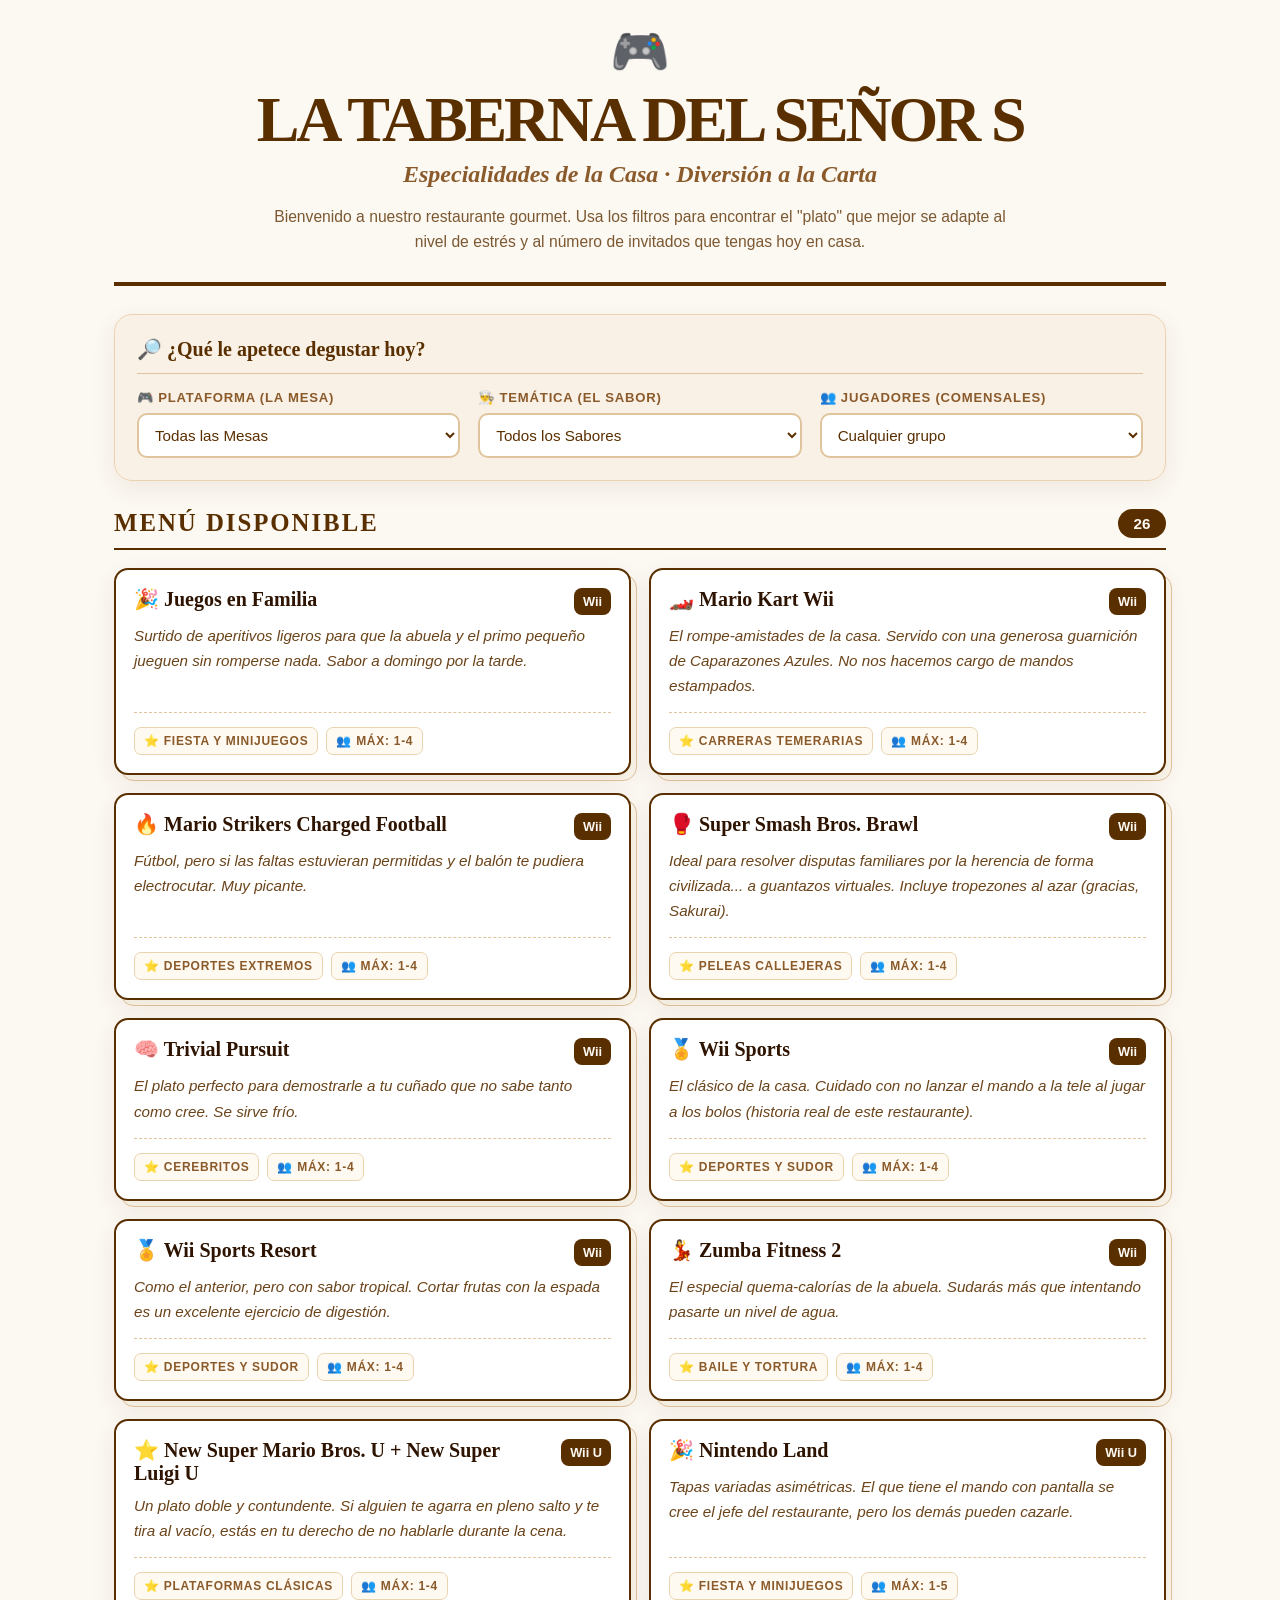
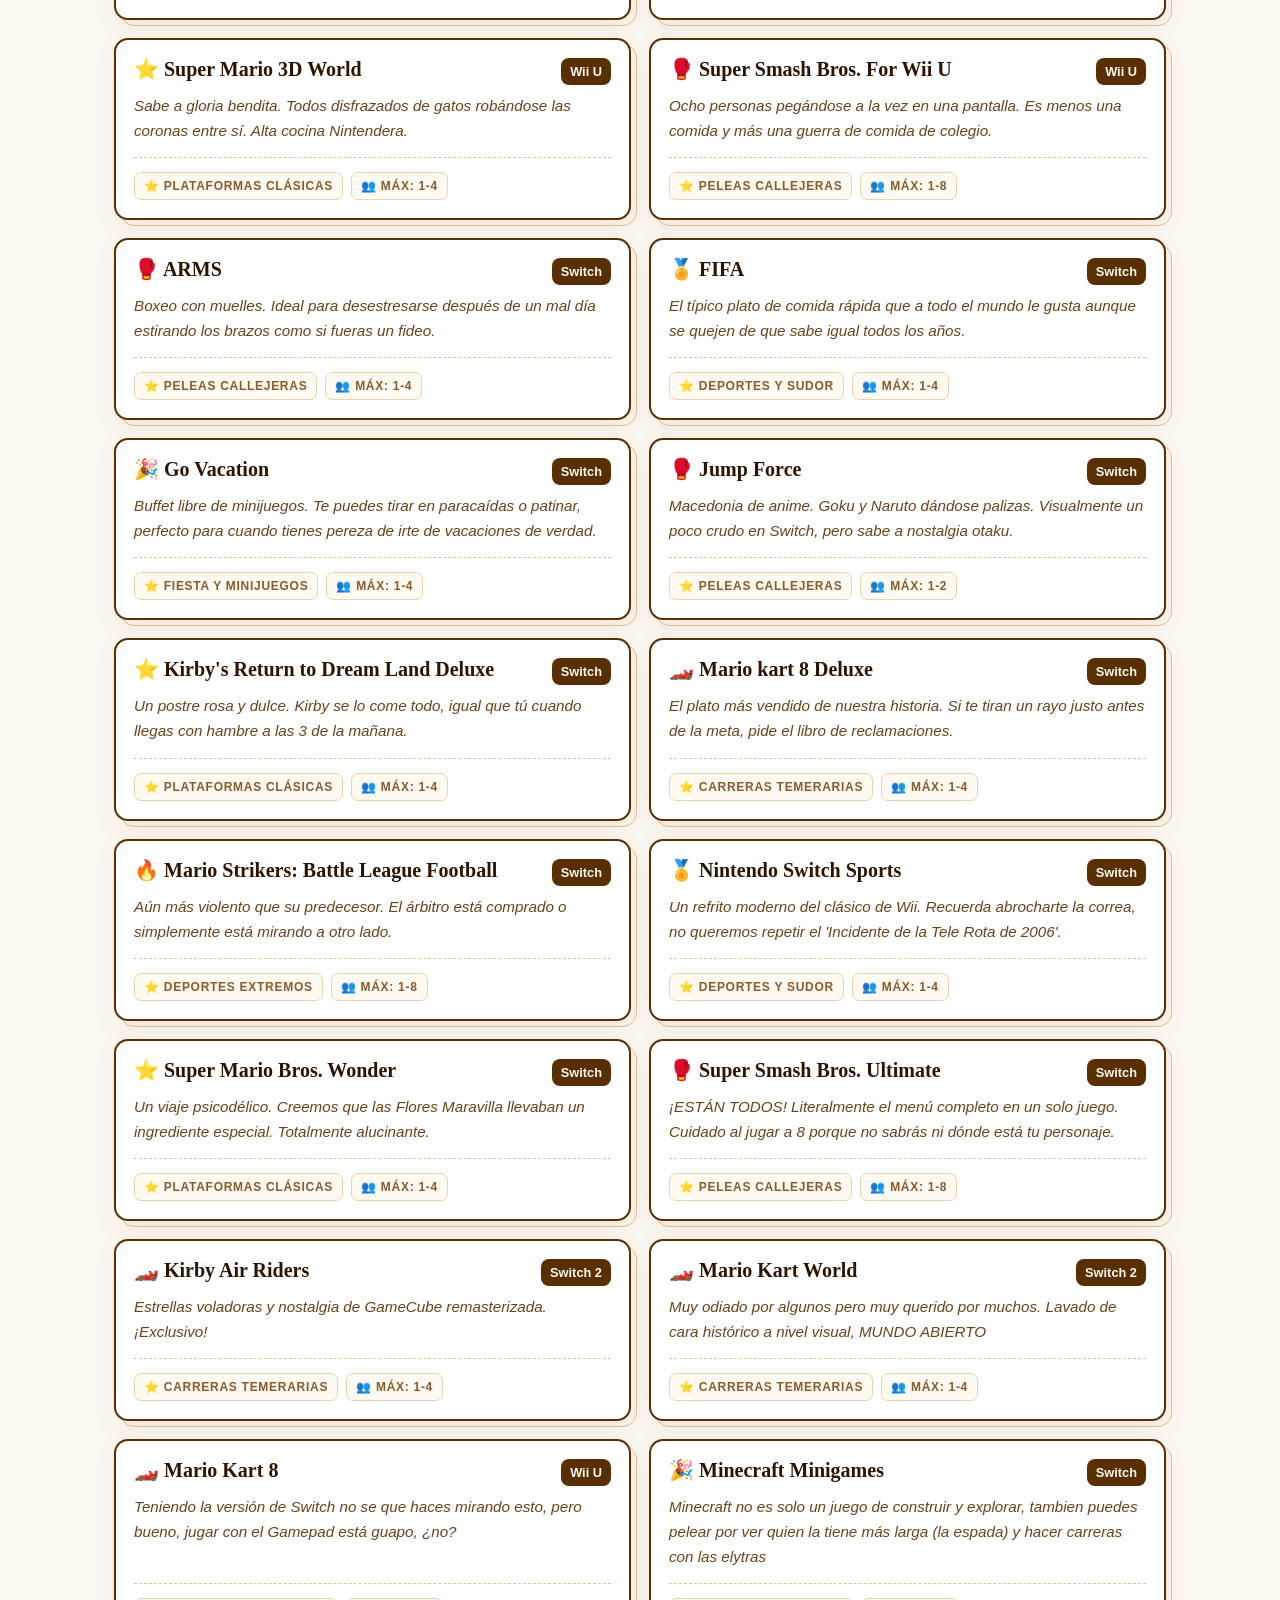
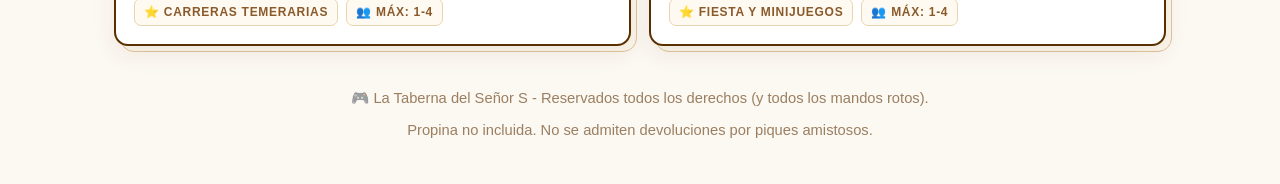
<file: index.html>
<!doctype html>
<html lang="es">
<head>
  <meta charset="UTF-8" />
  <meta name="viewport" content="width=device-width, initial-scale=1.0" />
  <title>La Taberna del Señor S</title>
  <style>
    :root {
      --bg: #fcf8f2;
      --panel: #fffaf2;
      --panel-soft: #f9efe0;
      --text: #5a2f00;
      --text-soft: #8a5a2b;
      --border: #5a2f00;
      --accent: #b7791f;
      --accent-2: #d69e2e;
      --card-shadow: 0 8px 24px rgba(90, 47, 0, 0.08);
      --radius: 18px;
    }

    * { box-sizing: border-box; }
    html, body { margin: 0; padding: 0; }
    body {
      min-height: 100vh;
      background: var(--bg);
      color: var(--text);
      font-family: Arial, Helvetica, sans-serif;
    }

    .container {
      max-width: 1100px;
      margin: 0 auto;
      padding: 24px;
    }

    header {
      text-align: center;
      border-bottom: 4px solid var(--border);
      padding-bottom: 28px;
      margin-bottom: 28px;
    }

    .icon {
      font-size: 3rem;
      margin-bottom: 10px;
      color: var(--accent);
    }

    h1 {
      font-family: Georgia, 'Times New Roman', serif;
      font-size: clamp(2.3rem, 5vw, 4.2rem);
      line-height: 0.95;
      margin: 0 0 10px;
      text-transform: uppercase;
      letter-spacing: -0.05em;
    }

    h2 {
      font-family: Georgia, 'Times New Roman', serif;
      font-style: italic;
      color: var(--text-soft);
      font-size: clamp(1.1rem, 2.2vw, 1.5rem);
      margin: 0;
    }

    .intro {
      max-width: 760px;
      margin: 16px auto 0;
      color: rgba(90, 47, 0, 0.8);
      font-size: 0.98rem;
      line-height: 1.6;
    }

    .filters {
      background: rgba(249, 239, 224, 0.65);
      border: 1px solid #ead4b0;
      border-radius: var(--radius);
      padding: 22px;
      box-shadow: var(--card-shadow);
      margin-bottom: 28px;
    }

    .filters h3,
    .menu-title {
      display: flex;
      align-items: center;
      gap: 10px;
      font-family: Georgia, 'Times New Roman', serif;
      margin: 0 0 16px;
      color: var(--border);
      font-size: 1.25rem;
      border-bottom: 1px solid #e0c49d;
      padding-bottom: 12px;
    }

    .grid-filters {
      display: grid;
      grid-template-columns: repeat(3, minmax(0, 1fr));
      gap: 18px;
    }

    .field label {
      display: flex;
      align-items: center;
      gap: 8px;
      font-size: 0.82rem;
      font-weight: 700;
      text-transform: uppercase;
      letter-spacing: 0.06em;
      color: var(--text-soft);
      margin-bottom: 8px;
    }

    select {
      width: 100%;
      padding: 11px 12px;
      border-radius: 10px;
      border: 2px solid #e0c49d;
      background: white;
      color: var(--text);
      font-size: 0.95rem;
      outline: none;
      cursor: pointer;
    }

    select:focus {
      border-color: var(--accent);
      box-shadow: 0 0 0 3px rgba(214, 158, 46, 0.18);
    }

    .menu-header {
      display: flex;
      align-items: center;
      justify-content: space-between;
      margin-bottom: 18px;
      border-bottom: 2px solid var(--border);
      padding-bottom: 10px;
    }

    .menu-title {
      border: 0;
      padding: 0;
      margin: 0;
      font-size: 1.55rem;
      text-transform: uppercase;
      letter-spacing: 0.08em;
    }

    .count-badge {
      display: inline-flex;
      align-items: center;
      justify-content: center;
      min-width: 48px;
      padding: 6px 12px;
      background: var(--border);
      color: var(--bg);
      border-radius: 999px;
      font-weight: 700;
      font-size: 0.95rem;
    }

    .empty {
      text-align: center;
      padding: 70px 18px;
      background: white;
      border: 2px dashed #e0c49d;
      border-radius: var(--radius);
    }

    .empty p {
      margin: 0;
      font-family: Georgia, 'Times New Roman', serif;
      font-style: italic;
      font-size: 1.15rem;
      color: var(--text-soft);
    }

    .cards {
      display: grid;
      grid-template-columns: repeat(2, minmax(0, 1fr));
      gap: 18px;
    }

    .card-wrap {
      position: relative;
    }

    .card-shadow {
      position: absolute;
      inset: 0;
      transform: translate(6px, 6px);
      border: 1px solid #e0c49d;
      border-radius: 14px;
      background: rgba(249, 239, 224, 0.35);
    }

    .card {
      position: relative;
      background: white;
      border: 2px solid var(--border);
      border-radius: 14px;
      padding: 18px;
      box-shadow: var(--card-shadow);
      display: flex;
      flex-direction: column;
      min-height: 100%;
    }

    .card-top {
      display: flex;
      justify-content: space-between;
      align-items: flex-start;
      gap: 14px;
      margin-bottom: 8px;
    }

    .card h4 {
      margin: 0;
      font-family: Georgia, 'Times New Roman', serif;
      font-size: 1.25rem;
      line-height: 1.15;
      color: #2e1400;
    }

    .platform {
      white-space: nowrap;
      font-size: 0.8rem;
      font-weight: 700;
      background: var(--border);
      color: var(--bg);
      padding: 6px 9px;
      border-radius: 8px;
    }

    .desc {
      margin: 0;
      color: rgba(90, 47, 0, 0.9);
      font-size: 0.95rem;
      line-height: 1.65;
      font-style: italic;
      flex: 1;
    }

    .meta {
      display: flex;
      flex-wrap: wrap;
      gap: 8px;
      padding-top: 14px;
      margin-top: 14px;
      border-top: 1px dashed #e0c49d;
      font-size: 0.75rem;
      font-weight: 700;
      text-transform: uppercase;
      letter-spacing: 0.06em;
    }

    .tag {
      display: inline-flex;
      align-items: center;
      gap: 6px;
      border: 1px solid #ead4b0;
      background: #fffaf1;
      color: var(--text-soft);
      padding: 6px 9px;
      border-radius: 7px;
    }

    footer {
      text-align: center;
      color: rgba(90, 47, 0, 0.6);
      font-size: 0.92rem;
      padding: 28px 0 8px;
    }

    @media (max-width: 860px) {
      .grid-filters, .cards { grid-template-columns: 1fr; }
      .menu-header { gap: 12px; align-items: flex-start; flex-direction: column; }
    }
  </style>
</head>
<body>
  <div class="container">
    <header>
      <div class="icon">🎮</div>
      <h1>La Taberna del Señor S</h1>
      <h2>Especialidades de la Casa · Diversión a la Carta</h2>
      <p class="intro">
        Bienvenido a nuestro restaurante gourmet. Usa los filtros para encontrar el "plato" que mejor se adapte al nivel de estrés y al número de invitados que tengas hoy en casa.
      </p>
    </header>

    <main>
      <section class="filters">
        <h3>🔎 ¿Qué le apetece degustar hoy?</h3>
        <div class="grid-filters">
          <div class="field">
            <label for="platformFilter">🎮 Plataforma (La Mesa)</label>
            <select id="platformFilter"></select>
          </div>
          <div class="field">
            <label for="themeFilter">👨‍🍳 Temática (El Sabor)</label>
            <select id="themeFilter"></select>
          </div>
          <div class="field">
            <label for="playersFilter">👥 Jugadores (Comensales)</label>
            <select id="playersFilter">
              <option>Cualquier grupo</option>
              <option>Lobo Solitario (1)</option>
              <option>Duelo romántico/mortal (2)</option>
              <option>El clásico trío (3)</option>
              <option>Fiesta moderada (4)</option>
              <option>Caos absoluto (5+)</option>
            </select>
          </div>
        </div>
      </section>

      <section>
        <div class="menu-header">
          <h3 class="menu-title">Menú Disponible</h3>
          <span class="count-badge" id="countBadge">0</span>
        </div>

        <div id="results"></div>
      </section>
    </main>

    <footer>
      <p>🎮 La Taberna del Señor S - Reservados todos los derechos (y todos los mandos rotos).</p>
      <p>Propina no incluida. No se admiten devoluciones por piques amistosos.</p>
    </footer>
  </div>

  <script>
    const GAMES_DB = [
      { id: 1, title: "Juegos en Familia", platform: "Wii", theme: "Fiesta y Minijuegos", players: "1-4", maxPlayers: 4, description: "Surtido de aperitivos ligeros para que la abuela y el primo pequeño jueguen sin romperse nada. Sabor a domingo por la tarde." },
      { id: 2, title: "Mario Kart Wii", platform: "Wii", theme: "Carreras Temerarias", players: "1-4", maxPlayers: 4, description: "El rompe-amistades de la casa. Servido con una generosa guarnición de Caparazones Azules. No nos hacemos cargo de mandos estampados." },
      { id: 3, title: "Mario Strikers Charged Football", platform: "Wii", theme: "Deportes Extremos", players: "1-4", maxPlayers: 4, description: "Fútbol, pero si las faltas estuvieran permitidas y el balón te pudiera electrocutar. Muy picante." },
      { id: 4, title: "Super Smash Bros. Brawl", platform: "Wii", theme: "Peleas Callejeras", players: "1-4", maxPlayers: 4, description: "Ideal para resolver disputas familiares por la herencia de forma civilizada... a guantazos virtuales. Incluye tropezones al azar (gracias, Sakurai)." },
      { id: 5, title: "Trivial Pursuit", platform: "Wii", theme: "Cerebritos", players: "1-4", maxPlayers: 4, description: "El plato perfecto para demostrarle a tu cuñado que no sabe tanto como cree. Se sirve frío." },
      { id: 6, title: "Wii Sports", platform: "Wii", theme: "Deportes y Sudor", players: "1-4", maxPlayers: 4, description: "El clásico de la casa. Cuidado con no lanzar el mando a la tele al jugar a los bolos (historia real de este restaurante)." },
      { id: 7, title: "Wii Sports Resort", platform: "Wii", theme: "Deportes y Sudor", players: "1-4", maxPlayers: 4, description: "Como el anterior, pero con sabor tropical. Cortar frutas con la espada es un excelente ejercicio de digestión." },
      { id: 8, title: "Zumba Fitness 2", platform: "Wii", theme: "Baile y Tortura", players: "1-4", maxPlayers: 4, description: "El especial quema-calorías de la abuela. Sudarás más que intentando pasarte un nivel de agua." },
      { id: 9, title: "New Super Mario Bros. U + New Super Luigi U", platform: "Wii U", theme: "Plataformas Clásicas", players: "1-4", maxPlayers: 4, description: "Un plato doble y contundente. Si alguien te agarra en pleno salto y te tira al vacío, estás en tu derecho de no hablarle durante la cena." },
      { id: 10, title: "Nintendo Land", platform: "Wii U", theme: "Fiesta y Minijuegos", players: "1-5", maxPlayers: 5, description: "Tapas variadas asimétricas. El que tiene el mando con pantalla se cree el jefe del restaurante, pero los demás pueden cazarle." },
      { id: 11, title: "Super Mario 3D World", platform: "Wii U", theme: "Plataformas Clásicas", players: "1-4", maxPlayers: 4, description: "Sabe a gloria bendita. Todos disfrazados de gatos robándose las coronas entre sí. Alta cocina Nintendera." },
      { id: 12, title: "Super Smash Bros. For Wii U", platform: "Wii U", theme: "Peleas Callejeras", players: "1-8", maxPlayers: 8, description: "Ocho personas pegándose a la vez en una pantalla. Es menos una comida y más una guerra de comida de colegio." },
      { id: 13, title: "ARMS", platform: "Switch", theme: "Peleas Callejeras", players: "1-4", maxPlayers: 4, description: "Boxeo con muelles. Ideal para desestresarse después de un mal día estirando los brazos como si fueras un fideo." },
      { id: 14, title: "FIFA", platform: "Switch", theme: "Deportes y Sudor", players: "1-4", maxPlayers: 4, description: "El típico plato de comida rápida que a todo el mundo le gusta aunque se quejen de que sabe igual todos los años." },
      { id: 15, title: "Go Vacation", platform: "Switch", theme: "Fiesta y Minijuegos", players: "1-4", maxPlayers: 4, description: "Buffet libre de minijuegos. Te puedes tirar en paracaídas o patinar, perfecto para cuando tienes pereza de irte de vacaciones de verdad." },
      { id: 16, title: "Jump Force", platform: "Switch", theme: "Peleas Callejeras", players: "1-2", maxPlayers: 2, description: "Macedonia de anime. Goku y Naruto dándose palizas. Visualmente un poco crudo en Switch, pero sabe a nostalgia otaku." },
      { id: 17, title: "Kirby's Return to Dream Land Deluxe", platform: "Switch", theme: "Plataformas Clásicas", players: "1-4", maxPlayers: 4, description: "Un postre rosa y dulce. Kirby se lo come todo, igual que tú cuando llegas con hambre a las 3 de la mañana." },
      { id: 18, title: "Mario kart 8 Deluxe", platform: "Switch", theme: "Carreras Temerarias", players: "1-4", maxPlayers: 4, description: "El plato más vendido de nuestra historia. Si te tiran un rayo justo antes de la meta, pide el libro de reclamaciones." },
      { id: 19, title: "Mario Strikers: Battle League Football", platform: "Switch", theme: "Deportes Extremos", players: "1-8", maxPlayers: 8, description: "Aún más violento que su predecesor. El árbitro está comprado o simplemente está mirando a otro lado." },
      { id: 20, title: "Nintendo Switch Sports", platform: "Switch", theme: "Deportes y Sudor", players: "1-4", maxPlayers: 4, description: "Un refrito moderno del clásico de Wii. Recuerda abrocharte la correa, no queremos repetir el 'Incidente de la Tele Rota de 2006'." },
      { id: 21, title: "Super Mario Bros. Wonder", platform: "Switch", theme: "Plataformas Clásicas", players: "1-4", maxPlayers: 4, description: "Un viaje psicodélico. Creemos que las Flores Maravilla llevaban un ingrediente especial. Totalmente alucinante." },
      { id: 22, title: "Super Smash Bros. Ultimate", platform: "Switch", theme: "Peleas Callejeras", players: "1-8", maxPlayers: 8, description: "¡ESTÁN TODOS! Literalmente el menú completo en un solo juego. Cuidado al jugar a 8 porque no sabrás ni dónde está tu personaje." },
      { id: 23, title: "Kirby Air Riders", platform: "Switch 2", theme: "Carreras Temerarias", players: "1-4", maxPlayers: 4, description: "Estrellas voladoras y nostalgia de GameCube remasterizada. ¡Exclusivo!" },
      { id: 24, title: "Mario Kart World", platform: "Switch 2", theme: "Carreras Temerarias", players: "1-4", maxPlayers: 4, description: "Muy odiado por algunos pero muy querido por muchos. Lavado de cara histórico a nivel visual, MUNDO ABIERTO"},
      { id: 25, title: "Mario Kart 8", platform: "Wii U", theme: "Carreras Temerarias", players: "1-4", maxPlayers: 4, description: "Teniendo la versión de Switch no se que haces mirando esto, pero bueno, jugar con el Gamepad está guapo, ¿no?"},
      { id: 26, title: "Minecraft Minigames", platform: "Switch", theme: "Fiesta y Minijuegos", players: "1-4", maxPlayers: 4, description: "Minecraft no es solo un juego de construir y explorar, tambien puedes pelear por ver quien la tiene más larga (la espada) y hacer carreras con las elytras"}
    ];

    const platformFilter = document.getElementById('platformFilter');
    const themeFilter = document.getElementById('themeFilter');
    const playersFilter = document.getElementById('playersFilter');
    const results = document.getElementById('results');
    const countBadge = document.getElementById('countBadge');

    const platforms = ['Todas las Mesas', ...new Set(GAMES_DB.map(g => g.platform))];
    const themes = ['Todos los Sabores', ...new Set(GAMES_DB.map(g => g.theme))];

    function populateSelect(select, items) {
      select.innerHTML = items.map(item => `<option value="${item}">${item}</option>`).join('');
    }

    function matchesPlayers(gameMax, filterValue) {
      if (filterValue === 'Lobo Solitario (1)') return gameMax >= 1;
      if (filterValue === 'Duelo romántico/mortal (2)') return gameMax >= 2;
      if (filterValue === 'El clásico trío (3)') return gameMax >= 3;
      if (filterValue === 'Fiesta moderada (4)') return gameMax >= 4;
      if (filterValue === 'Caos absoluto (5+)') return gameMax >= 5;
      return true;
    }

    function getFilteredGames() {
      const selectedPlatform = platformFilter.value;
      const selectedTheme = themeFilter.value;
      const selectedPlayers = playersFilter.value;

      return GAMES_DB.filter(game => {
        const matchPlatform = selectedPlatform === 'Todas las Mesas' || game.platform === selectedPlatform;
        const matchTheme = selectedTheme === 'Todos los Sabores' || game.theme === selectedTheme;
        const matchPlayers = matchesPlayers(game.maxPlayers, selectedPlayers);
        return matchPlatform && matchTheme && matchPlayers;
      });
    }

    function iconForGame(game) {
      const map = {
        'Carreras Temerarias': '🏎️',
        'Peleas Callejeras': '🥊',
        'Deportes y Sudor': '🏅',
        'Deportes Extremos': '🔥',
        'Fiesta y Minijuegos': '🎉',
        'Plataformas Clásicas': '⭐',
        'Cerebritos': '🧠',
        'Baile y Tortura': '💃'
      };
      return map[game.theme] || '🎮';
    }

    function render() {
      const filtered = getFilteredGames();
      countBadge.textContent = filtered.length;

      if (filtered.length === 0) {
        results.innerHTML = `
          <div class="empty">
            <p>"Lo sentimos, el Chef no tiene ingredientes para este plato hoy. ¡Pruebe otra combinación!"</p>
          </div>
        `;
        return;
      }

      results.innerHTML = `
        <div class="cards">
          ${filtered.map(game => `
            <article class="card-wrap">
              <div class="card-shadow"></div>
              <div class="card">
                <div class="card-top">
                  <h4>${iconForGame(game)} ${game.title}</h4>
                  <span class="platform">${game.platform}</span>
                </div>
                <p class="desc">${game.description}</p>
                <div class="meta">
                  <span class="tag">⭐ ${game.theme}</span>
                  <span class="tag">👥 Máx: ${game.players}</span>
                </div>
              </div>
            </article>
          `).join('')}
        </div>
      `;
    }

    populateSelect(platformFilter, platforms);
    populateSelect(themeFilter, themes);

    platformFilter.addEventListener('change', render);
    themeFilter.addEventListener('change', render);
    playersFilter.addEventListener('change', render);

    render();
  </script>
</body>
</html>
</file>
